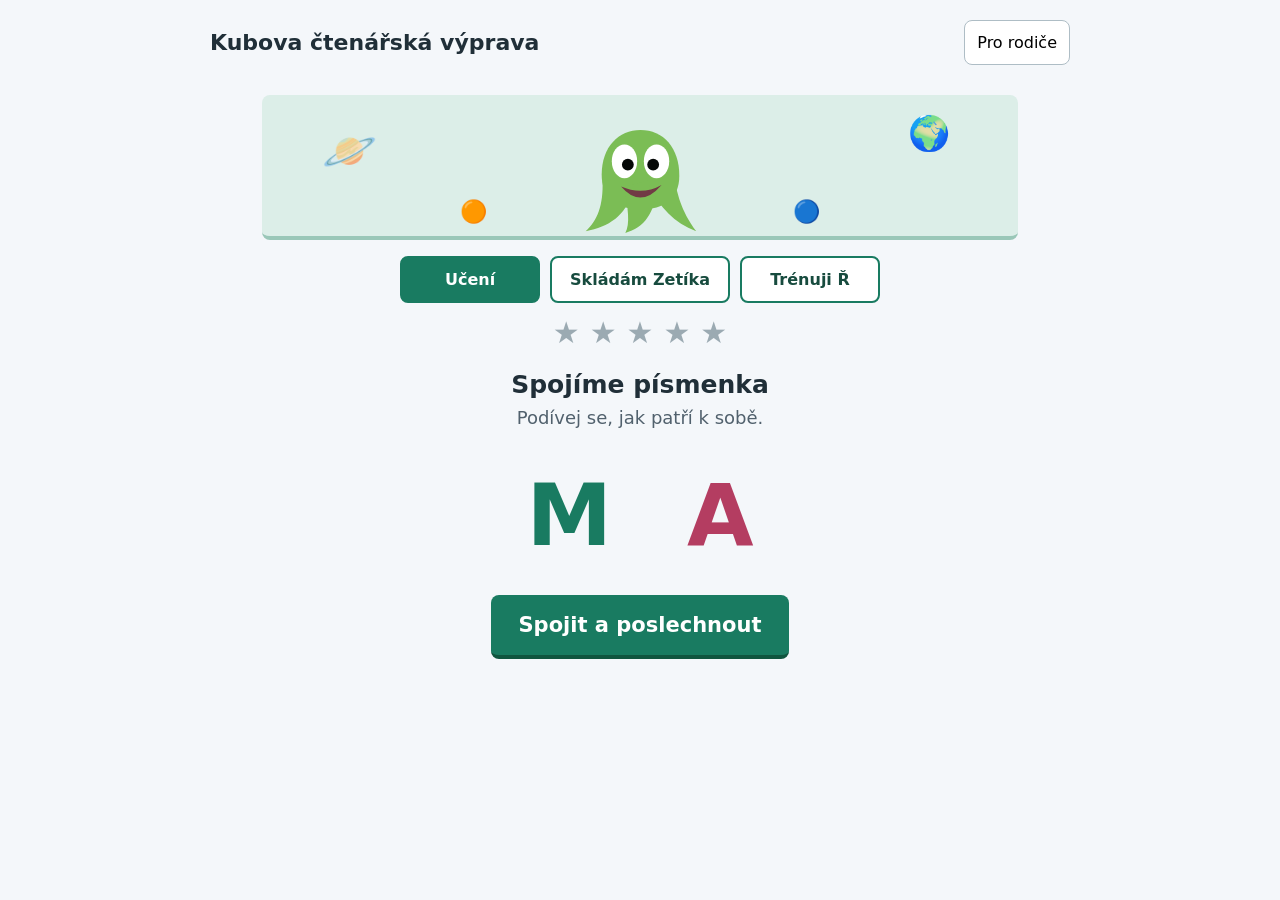
<file: ctenarska-vyprava/index.html>
<!doctype html>
<html lang="cs"><head><meta charset="utf-8"><meta name="viewport" content="width=device-width,initial-scale=1"><title>Kubova čtenářská výprava</title>
<style>
*{box-sizing:border-box}body{margin:0;background:#f4f7fa;color:#202f38;font-family:system-ui,sans-serif;letter-spacing:0}button,input{font:inherit}button{cursor:pointer;touch-action:manipulation}button:focus-visible,input:focus-visible{outline:4px solid #e79520;outline-offset:4px}header{max-width:900px;margin:auto;padding:20px;display:flex;align-items:center;justify-content:space-between;gap:12px}h1{font-size:22px;margin:0}header button,.quiet{background:white;border:1px solid #aebdc5;border-radius:8px;padding:12px}main{max-width:800px;margin:auto;padding:10px 22px 36px;text-align:center}.scene{height:145px;position:relative;display:flex;justify-content:center;align-items:center;background:#dceee8;border-bottom:4px solid #9ac7b8;border-radius:8px}.scene svg{width:135px;height:135px}.planet{position:absolute;left:8%;top:30px;font-size:44px}.modebar{display:flex;justify-content:center;gap:10px;margin:16px auto 0;flex-wrap:wrap}.modebar button{min-width:140px;padding:12px 18px;border:2px solid #197b61;background:white;color:#174b3e;border-radius:8px;font-weight:700}.modebar button.active{background:#197b61;color:white}.stars{display:flex;gap:10px;justify-content:center;padding:12px 0;color:#9baab2;font-size:30px}.stars .on{color:#c97700}h2{font-size:25px;margin:8px 0}.hint{min-height:28px;font-size:18px;color:#51616d}.letters{height:160px;display:flex;align-items:center;justify-content:center;gap:75px;transition:gap 1.3s}.letters.joined{gap:0}.letter{font-size:86px;font-weight:750;line-height:1}.letter:first-child{color:#197b61}.letter:last-child{color:#b43d61}.primary{background:#197b61;color:white;border:0;border-bottom:4px solid #10553f;padding:17px 28px;border-radius:8px;font-weight:650;font-size:21px;min-height:64px}.actions{display:flex;gap:14px;justify-content:center;flex-wrap:wrap}.options{display:flex;justify-content:center;gap:15px;margin:22px 0;min-height:105px}.option{width:150px;height:105px;background:white;border:2px solid #9cabb4;border-radius:8px;font-size:43px;font-weight:700}.option.correct{border:4px solid #197b61;background:#ddf3e7}.option.retry{border-color:#ba6b11;background:#fff0d5}.status{min-height:58px;font-size:21px;padding:12px}.build-wrap{margin:8px auto 16px}.build-count{font-size:18px;font-weight:700;margin-bottom:8px}.house{width:250px;height:250px;margin:auto;display:grid;grid-template-columns:repeat(5,50px);grid-template-rows:repeat(5,50px);border-bottom:8px solid #59813d;background:#a9d7df}.block{width:50px;height:50px;border:2px solid #4b5c39;background:#cfdae0;opacity:.13;transform:scale(.82)}.block.empty{visibility:hidden}.block.built{opacity:1;transform:scale(1);background:#a86f3e;border-color:#614329;box-shadow:inset 0 8px #c18a4e,inset -8px 0 #81552f,inset 0 -3px #68442a}.block.built.roof{background:#a93632;border-color:#682a28;box-shadow:inset 0 8px #ce4d43,inset -8px 0 #812925,inset 0 -3px #612522}.block.built.stone{background:#858b84;border-color:#515851;box-shadow:inset 7px 7px #abb0aa,inset -7px -7px #646a64}.block.built.window{background:#78b9cb;border-color:#3e6974;box-shadow:inset 0 0 0 7px #c8ecf2,inset -6px -6px #5b98a8}.block.built.door{background:#624129;border-color:#38291f;box-shadow:inset 8px 0 #7d5737,inset -7px 0 #472f20}.quiz-progress{font-size:18px;color:#51616d;margin-top:8px}.speech-card{width:min(280px,75vw);height:min(280px,75vw);margin:10px auto 14px;background:white;border:3px solid #96a8b2;border-radius:8px;overflow:hidden}.speech-card img{width:100%;height:100%;object-fit:contain}.mic{font-size:20px}.heard{min-height:29px;color:#51616d;font-size:17px}.speech-actions{display:flex;gap:10px;justify-content:center;flex-wrap:wrap;margin:10px 0}dialog{width:min(540px,94vw);max-height:90vh;border:0;border-radius:8px;padding:25px;color:#202f38}dialog::backdrop{background:#162a35aa}dialog h2{font-size:23px}fieldset{margin:20px 0;border:1px solid #adbac1;display:flex;gap:12px;flex-wrap:wrap;padding:15px}label{display:flex;align-items:center;gap:7px;font-size:24px}input{width:24px;height:24px}dialog p{font-size:16px;line-height:1.5}.hidden{display:none!important}button:disabled{opacity:.55;cursor:default}.foot{font-size:15px;color:#586a73;margin-top:20px}@media(max-width:480px){header{padding:15px}h1{font-size:18px}main{padding:5px 15px 25px}.scene{height:100px}.scene svg{height:95px}.letters{height:140px}.option{width:95px;font-size:37px}.options{gap:10px}.primary{font-size:19px}.planet{font-size:30px;left:5%}.house{width:200px;height:200px;grid-template-columns:repeat(5,40px);grid-template-rows:repeat(5,40px)}.block{width:40px;height:40px}.modebar button{min-width:100px;padding:10px 12px}.speech-card{width:210px;height:210px}}@media(prefers-reduced-motion:reduce){.letters{transition:none}.block{transform:none}}
.zetik-build{width:250px;height:240px;margin:auto}.zetik-build svg{width:100%;height:100%;overflow:visible}.zetik-part{opacity:.1;transition:opacity .25s}.zetik-part.built{opacity:1}@media(max-width:480px){.zetik-build{width:215px;height:205px}}
.scene svg circle,.zetik-build .zetik-part:nth-child(9) circle,.zetik-build .zetik-part:nth-child(10) circle{fill:#050807}.scene:before,.scene:after{position:absolute;z-index:0}.scene:before{content:"🌍";right:9%;top:18px;font-size:34px}.scene:after{content:"🟠   🔵";left:17%;right:17%;bottom:12px;font-size:22px;word-spacing:300px}.scene svg,.scene .planet{z-index:1}@media(max-width:480px){.scene:before{right:5%;top:10px;font-size:25px}.scene:after{left:18%;right:18%;bottom:7px;font-size:16px;word-spacing:150px}}
</style></head><body>
<header><h1>Kubova čtenářská výprava</h1><button id="settings" aria-label="Nastavení pro rodiče">Pro rodiče</button></header>
<main><div class="scene"><span class="planet" aria-hidden="true">🪐</span><svg viewBox="0 0 160 160" role="img" aria-label="Zelený Zetík jako chobotnička se třemi chapadly dolů"><path d="M34 91C34 58 54 38 80 38C107 38 126 59 126 92C126 119 108 132 80 132C52 132 34 118 34 91Z" fill="#7bbd55"/><path d="M35 98C36 127 29 145 15 158C43 153 62 139 70 113L70 96Z" fill="#7bbd55"/><path d="M61 105C65 132 68 149 62 160C84 154 98 136 99 105L94 96Z" fill="#7bbd55"/><path d="M90 104C103 130 120 148 146 158C127 132 124 113 120 96L99 96Z" fill="#7bbd55"/><ellipse cx="61" cy="75" rx="15" ry="20" fill="white"/><ellipse cx="99" cy="75" rx="15" ry="20" fill="white"/><circle cx="65" cy="79" r="7" fill="#243731"/><circle cx="95" cy="79" r="7" fill="#243731"/><path d="M57 105Q80 132 105 103Q82 116 57 105" fill="#713b45"/></svg></div>
<nav class="modebar" aria-label="Režim hry"><button id="learnMode" class="active">Učení</button><button id="houseMode">Skládám Zetíka</button><button id="rMode">Trénuji Ř</button></nav>
<div class="stars" id="stars" aria-label="Získané hvězdy"></div><h2 id="title">Spojíme písmenka</h2><div class="hint" id="hint">Podívej se, jak patří k sobě.</div>
<section id="learn"><div class="letters" id="letters"><span class="letter" id="first">M</span><span class="letter" id="second">A</span></div><div class="actions"><button class="primary" id="join">Spojit a poslechnout</button><button class="quiet hidden" id="try">Zkusím to</button></div></section>
<section id="quiz" class="hidden"><button class="primary" id="listen">Poslechnout slabiku</button><div class="options" id="options"></div><button class="primary hidden" id="next">Další výprava</button></section>
<section id="houseQuiz" class="hidden"><div class="build-wrap"><div class="build-count" id="buildCount">Splněno 0 z 15 slabik</div><div class="zetik-build" id="house" aria-label="Rozestavěný Zetík"></div></div><button class="primary" id="houseListen">Poslechnout slabiku</button><div class="options" id="houseOptions"></div><div class="quiz-progress" id="quizProgress"></div><button class="primary hidden" id="houseNext">Další slabika</button><button class="quiet hidden" id="newHouse">Složit nového Zetíka</button></section>
<section id="rQuiz" class="hidden"><div class="build-wrap"><div class="build-count" id="rBuildCount">Zetík: 0 z 8 obrázků</div><div class="zetik-build" id="rHouse" aria-label="Rozestavěný Zetík"></div></div><div class="speech-card"><img id="rImage" alt="Obrázek k pojmenování"></div><div class="speech-actions"><button class="primary mic" id="rListen">🎙 Pojmenovat obrázek</button><button class="quiet" id="rAccept">Uznat rodičem</button></div><div class="heard" id="rHeard"></div><button class="primary hidden" id="rNext">Další obrázek</button><button class="quiet hidden" id="rRestart">Nový Zetík</button></section>
<div class="status" id="status" role="status" aria-live="polite"></div><button class="quiet hidden" id="help">Ukázat spojení</button><p class="foot" id="audioNotice"></p></main>
<dialog id="dialog"><h2>Nastavení čtení</h2><p>Vyberte písmena, která Kuba pozná. Nechte alespoň jednu souhlásku a dvě samohlásky.</p><fieldset id="consonants"><legend>Souhlásky</legend></fieldset><fieldset id="vowels"><legend>Samohlásky</legend></fieldset><p>Slabiky mají připravené české zvukové nahrávky. Hlasitost upravte ovládáním médií na tabletu. Před prvním hraním ověřte výslovnost.</p><p>V režimu Ř zajišťuje rozpoznání prohlížeč a může zvuk odeslat svému poskytovateli. Tato hra nahrávku neukládá. Automatické rozpoznání není hodnocení správné výslovnosti, proto lze odpověď uznat rodičem.</p><p>Vlastní vesmírný průvodce; nejde o oficiální aplikaci Didaktisu. Postup zatím není sladěný s učebnicí.</p><div class="actions"><button class="primary" id="save">Uložit</button><button class="quiet" id="close">Zavřít</button></div><p id="error" role="status"></p></dialog>
<script>
const $=id=>document.getElementById(id),ALL_C=['M','L','S','P','T','N','V','J','K','B','D','R'],ALL_V=['A','E','I','O','U'];
const R_WORDS=[['řepa','repa'],['řeka','reka'],['řetěz','retez'],['řemen','remen'],['řidič','ridic'],['ředkvička','redkvicka'],['řasa','rasa'],['řezník','reznik']].map(([word,image])=>({word,image}));
let config={c:['M','L','S'],v:[...ALL_V]};try{const s=JSON.parse(localStorage.getItem('kuba-reading'));if(s&&Array.isArray(s.c)&&Array.isArray(s.v)){const c=s.c.filter(x=>ALL_C.includes(x)),v=s.v.filter(x=>ALL_V.includes(x));if(c.length&&v.length>=2)config={c,v}}}catch{}
let target='',score=0,round=0,joined=false,locked=false,mode='learn',deck=[],built=0,rDeck=[],rStep=0,recognition=null;
const audio=new Audio();audio.preload='auto';let playRequest=0;
function stopAudio(){playRequest++;audio.pause();audio.currentTime=0}
function speak(){stopAudio();const request=playRequest;$('audioNotice').textContent='';audio.src='audio/'+target+'.mp3?v=3';audio.play().catch(()=>{if(request===playRequest)$('audioNotice').textContent='Zvuk se nepodařilo spustit. Zkus klepnout znovu a zkontroluj hlasitost médií.'})}
function shuffle(values){const a=[...values];for(let i=a.length-1;i>0;i--){const j=Math.floor(Math.random()*(i+1));[a[i],a[j]]=[a[j],a[i]]}return a}
function choiceButtons(container,choices,onPick){container.replaceChildren(...shuffle(choices).map(value=>{const b=document.createElement('button');b.className='option';b.textContent=value;b.onclick=()=>onPick(value,b);return b}))}
document.addEventListener('visibilitychange',()=>{if(document.hidden)stopAudio()});
function stars(){$('stars').replaceChildren(...Array.from({length:5},(_,i)=>{const s=document.createElement('span');s.textContent='★';s.className=i<score?'on':'';return s}));$('stars').setAttribute('aria-label',`${score} z 5 hvězd`)}
function newRound(){stopAudio();joined=false;locked=false;const c=config.c[Math.floor(round/config.v.length)%config.c.length],v=config.v[round%config.v.length];target=c+v;$('first').textContent=c;$('second').textContent=v;$('letters').classList.remove('joined');$('learn').classList.remove('hidden');$('quiz').classList.add('hidden');$('try').classList.add('hidden');$('help').classList.add('hidden');$('next').classList.add('hidden');$('title').textContent='Spojíme písmenka';$('hint').textContent='Podívej se, jak patří k sobě.';$('status').textContent='';stars()}
$('join').onclick=()=>{$('letters').classList.add('joined');speak();joined=true;$('try').classList.remove('hidden');$('status').textContent='Zkus slabiku přečíst také ty.'};
function quiz(){if(!joined)return;$('learn').classList.add('hidden');$('quiz').classList.remove('hidden');$('help').classList.remove('hidden');$('title').textContent='Kterou slabiku slyšíš?';$('hint').textContent='Poslechni si ji a vyber.';$('status').textContent='';const pool=config.v.filter(v=>v!==target[1]).map(v=>target[0]+v);choiceButtons($('options'),[target,...shuffle(pool).slice(0,2)],(value,b)=>{if(locked)return;if(value===target){locked=true;b.classList.add('correct');score++;stars();$('status').textContent=score===5?'Pět hvězd! Výprava je hotová.':'Ano, to je ono!';$('next').textContent=score===5?'Nová výprava':'Pokračovat';$('next').classList.remove('hidden');$('help').classList.add('hidden')}else{b.classList.add('retry');$('status').textContent='Poslechni si ji ještě jednou.';speak()}});speak()}
$('try').onclick=quiz;$('listen').onclick=speak;$('next').onclick=()=>{round++;if(score===5)score=0;newRound()};$('help').onclick=newRound;
const zetikParts=['<path d="M47 104C45 130 34 151 17 166C45 161 65 145 73 116L72 101Z" fill="#70b74e"/>','<path d="M68 108C70 137 70 156 62 173C86 166 100 144 101 109L95 101Z" fill="#7bbd55"/>','<path d="M96 106C108 135 130 157 161 166C137 141 132 119 127 101L105 101Z" fill="#65aa48"/>','<path d="M38 94C38 55 57 31 88 31C120 31 139 56 139 95C139 124 119 140 88 140C57 140 38 123 38 94Z" fill="#7bbd55"/>','<path d="M48 72Q55 47 73 39" fill="none" stroke="#9ad47a" stroke-width="7" stroke-linecap="round"/>','<path d="M117 41Q132 58 133 78" fill="none" stroke="#5ca342" stroke-width="6" stroke-linecap="round"/>','<ellipse cx="69" cy="79" rx="17" ry="22" fill="white"/>','<ellipse cx="108" cy="79" rx="17" ry="22" fill="white"/>','<circle cx="74" cy="83" r="8" fill="#101a17"/>','<circle cx="103" cy="83" r="8" fill="#101a17"/>','<circle cx="76" cy="80" r="2.5" fill="white"/>','<circle cx="101" cy="80" r="2.5" fill="white"/>','<circle cx="57" cy="108" r="5" fill="#e68a83" opacity=".75"/>','<circle cx="120" cy="108" r="5" fill="#e68a83" opacity=".75"/>','<path d="M63 108Q88 132 115 106Q90 119 63 108" fill="#713b45"/>'];
function activeSyllables(){return config.c.flatMap(c=>config.v.map(v=>c+v))}
function renderHouse(container,progress,total){const visible=Math.round(progress*zetikParts.length/total);container.innerHTML=`<svg viewBox="0 0 180 180" role="img" aria-hidden="true">${zetikParts.map((part,i)=>`<g class="zetik-part${i<visible?' built':''}">${part}</g>`).join('')}</svg>`;container.setAttribute('aria-label',`Zetík: hotovo ${progress} z ${total} etap`)}
function drawHouse(){renderHouse($('house'),built,15);$('buildCount').textContent=`Splněno ${built} z 15 slabik`}
function houseQuestion(){locked=false;target=deck[built];$('houseNext').classList.add('hidden');$('newHouse').classList.add('hidden');$('houseListen').classList.remove('hidden');$('status').textContent='';$('quizProgress').textContent=`Slabika ${built+1} z 15`;const pool=activeSyllables(),distractors=shuffle(pool.filter(x=>x!==target)).slice(0,2);choiceButtons($('houseOptions'),[target,...distractors],(value,b)=>{if(locked)return;if(value===target){locked=true;b.classList.add('correct');built++;drawHouse();if(built===15){$('status').textContent='Zetík je hotový! Skvělá práce.';$('quizProgress').textContent='Všech 15 slabik je hotových.';$('houseListen').classList.add('hidden');$('newHouse').classList.remove('hidden')}else{$('status').textContent='Správně! Přibyl další dílek Zetíka.';$('houseNext').classList.remove('hidden')}}else{b.classList.add('retry');$('status').textContent='To není ona. Poslechni si ji znovu.';speak()}});speak()}
function startHouse(){stopAudio();const pool=activeSyllables();deck=shuffle(pool.length>=15?pool:[...pool,...pool,...pool]).slice(0,15);built=0;drawHouse();houseQuestion()}
function stopRecognition(){if(recognition){recognition.onend=null;recognition.abort();recognition=null}}
function normalizeWord(value){return value.toLocaleLowerCase('cs').normalize('NFD').replace(/[\u0300-\u036f]/g,'').replace(/[^a-z ]/g,' ').trim()}
function rQuestion(){stopRecognition();locked=false;const item=rDeck[rStep];$('rImage').src=`images/r/${item.image}.jpg?v=1`;$('rImage').alt='Obrázek k pojmenování';$('rHeard').textContent=`Obrázek ${rStep+1} z 8`;$('rListen').disabled=false;$('rListen').classList.remove('hidden');$('rAccept').classList.remove('hidden');$('rNext').classList.add('hidden');$('rRestart').classList.add('hidden');$('status').textContent=''}
function finishR(){if(locked)return;locked=true;stopRecognition();rStep++;renderHouse($('rHouse'),rStep,8);$('rBuildCount').textContent=`Zetík: ${rStep} z 8 obrázků`;$('rListen').disabled=true;$('rAccept').classList.add('hidden');if(rStep===8){$('status').textContent='Výborně! Zetík je hotový.';$('rHeard').textContent='Všech osm slov je splněno.';$('rRestart').classList.remove('hidden')}else{$('status').textContent='Správně! Přibyl další dílek Zetíka.';$('rNext').classList.remove('hidden')}}
function startRecognition(){if(locked)return;const Recognition=window.SpeechRecognition||window.webkitSpeechRecognition;if(!window.isSecureContext||!Recognition){$('status').textContent='Mikrofon tu není dostupný. Odpověď může uznat rodič.';return}stopRecognition();recognition=new Recognition();recognition.lang='cs-CZ';recognition.continuous=false;recognition.interimResults=false;recognition.maxAlternatives=3;recognition.onstart=()=>{$('rListen').disabled=true;$('rListen').textContent='Poslouchám…';$('rHeard').textContent='Řekni název obrázku.'};recognition.onresult=e=>{const heard=[...e.results[0]].map(x=>x.transcript);$('rHeard').textContent='Telefon slyšel: '+heard[0];const expected=normalizeWord(rDeck[rStep].word);if(heard.some(text=>normalizeWord(text).split(/\s+/).includes(expected)))finishR();else $('status').textContent='Zkus to ještě jednou a vyslov zřetelně Ř.'};recognition.onerror=e=>{$('status').textContent=e.error==='not-allowed'?'Povol mikrofon v nastavení prohlížeče.':'Telefon nerozuměl. Zkus to znovu.'};recognition.onend=()=>{recognition=null;if(!locked){$('rListen').disabled=false;$('rListen').textContent='🎙 Pojmenovat obrázek'}};try{recognition.start()}catch{$('status').textContent='Mikrofon se nepodařilo spustit.'}}
function startR(){stopRecognition();rDeck=shuffle(R_WORDS);rStep=0;renderHouse($('rHouse'),0,8);$('rBuildCount').textContent='Zetík: 0 z 8 obrázků';rQuestion()}
function setMode(next){mode=next;stopAudio();stopRecognition();$('learnMode').classList.toggle('active',mode==='learn');$('houseMode').classList.toggle('active',mode==='house');$('rMode').classList.toggle('active',mode==='r');$('stars').classList.toggle('hidden',mode!=='learn');$('learn').classList.add('hidden');$('quiz').classList.add('hidden');$('houseQuiz').classList.toggle('hidden',mode!=='house');$('rQuiz').classList.toggle('hidden',mode!=='r');$('help').classList.add('hidden');$('status').textContent='';if(mode==='learn')newRound();else if(mode==='house'){$('title').textContent='Slož celého Zetíka';$('hint').textContent='Poslechni všech 15 slabik.';startHouse()}else{$('title').textContent='Trénuji hlásku Ř';$('hint').textContent='Pojmenuj správně všech osm obrázků.';startR()}}
$('learnMode').onclick=()=>setMode('learn');$('houseMode').onclick=()=>setMode('house');$('rMode').onclick=()=>setMode('r');$('houseListen').onclick=speak;$('houseNext').onclick=houseQuestion;$('newHouse').onclick=startHouse;$('rListen').onclick=startRecognition;$('rAccept').onclick=finishR;$('rNext').onclick=rQuestion;$('rRestart').onclick=startR;
for(const [id,letters,key] of [['consonants',ALL_C,'c'],['vowels',ALL_V,'v']])for(const letter of letters){const l=document.createElement('label'),i=document.createElement('input');i.type='checkbox';i.value=letter;i.dataset.group=key;l.append(i,letter);$(id).append(l)}
$('settings').onclick=()=>{stopAudio();stopRecognition();document.querySelectorAll('input').forEach(i=>i.checked=config[i.dataset.group].includes(i.value));$('error').textContent='';$('dialog').showModal()};$('close').onclick=()=>$('dialog').close();$('save').onclick=()=>{const selected=k=>[...document.querySelectorAll(`input[data-group="${k}"]:checked`)].map(i=>i.value);const c=selected('c'),v=selected('v');if(!c.length||v.length<2){$('error').textContent='Vyberte alespoň jednu souhlásku a dvě samohlásky.';return}config={c,v};try{localStorage.setItem('kuba-reading',JSON.stringify(config))}catch{}round=0;score=0;$('dialog').close();if(mode==='learn')newRound();else if(mode==='house')startHouse()};newRound();
</script></body></html>
</file>
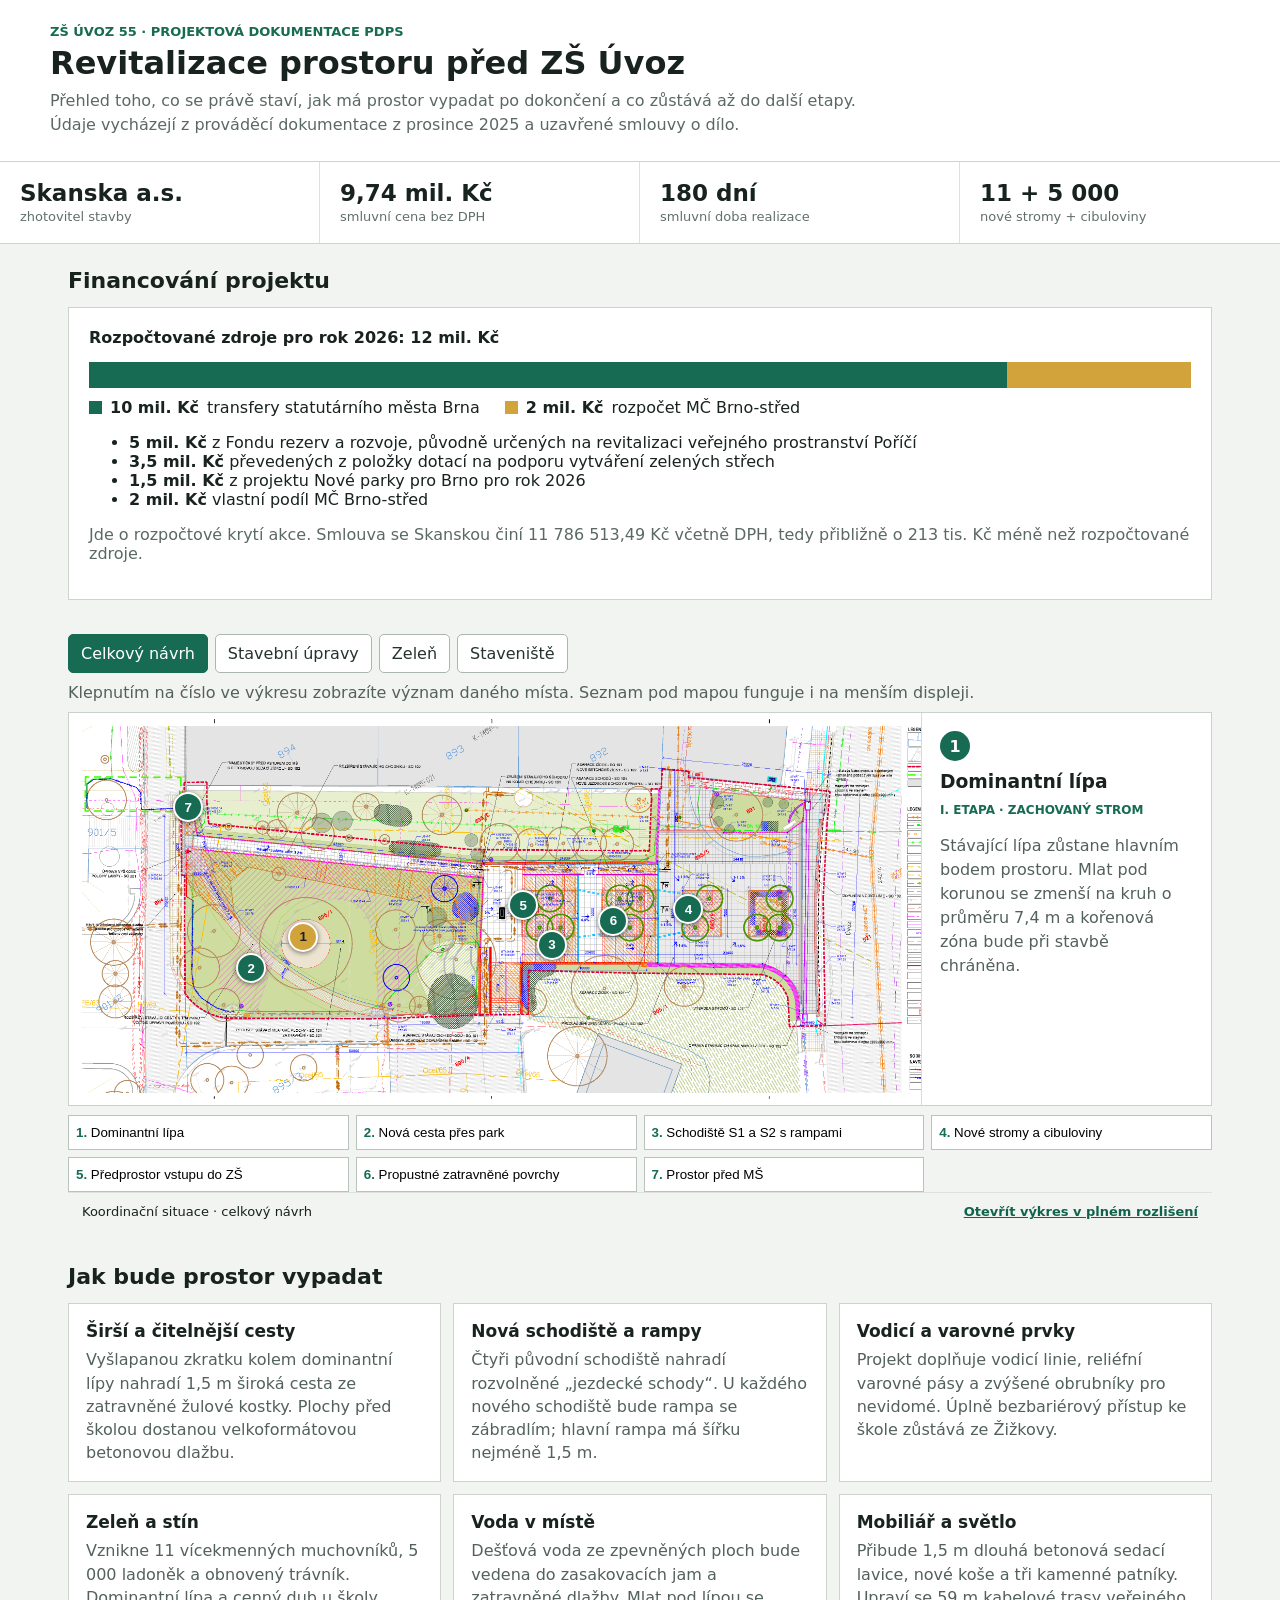
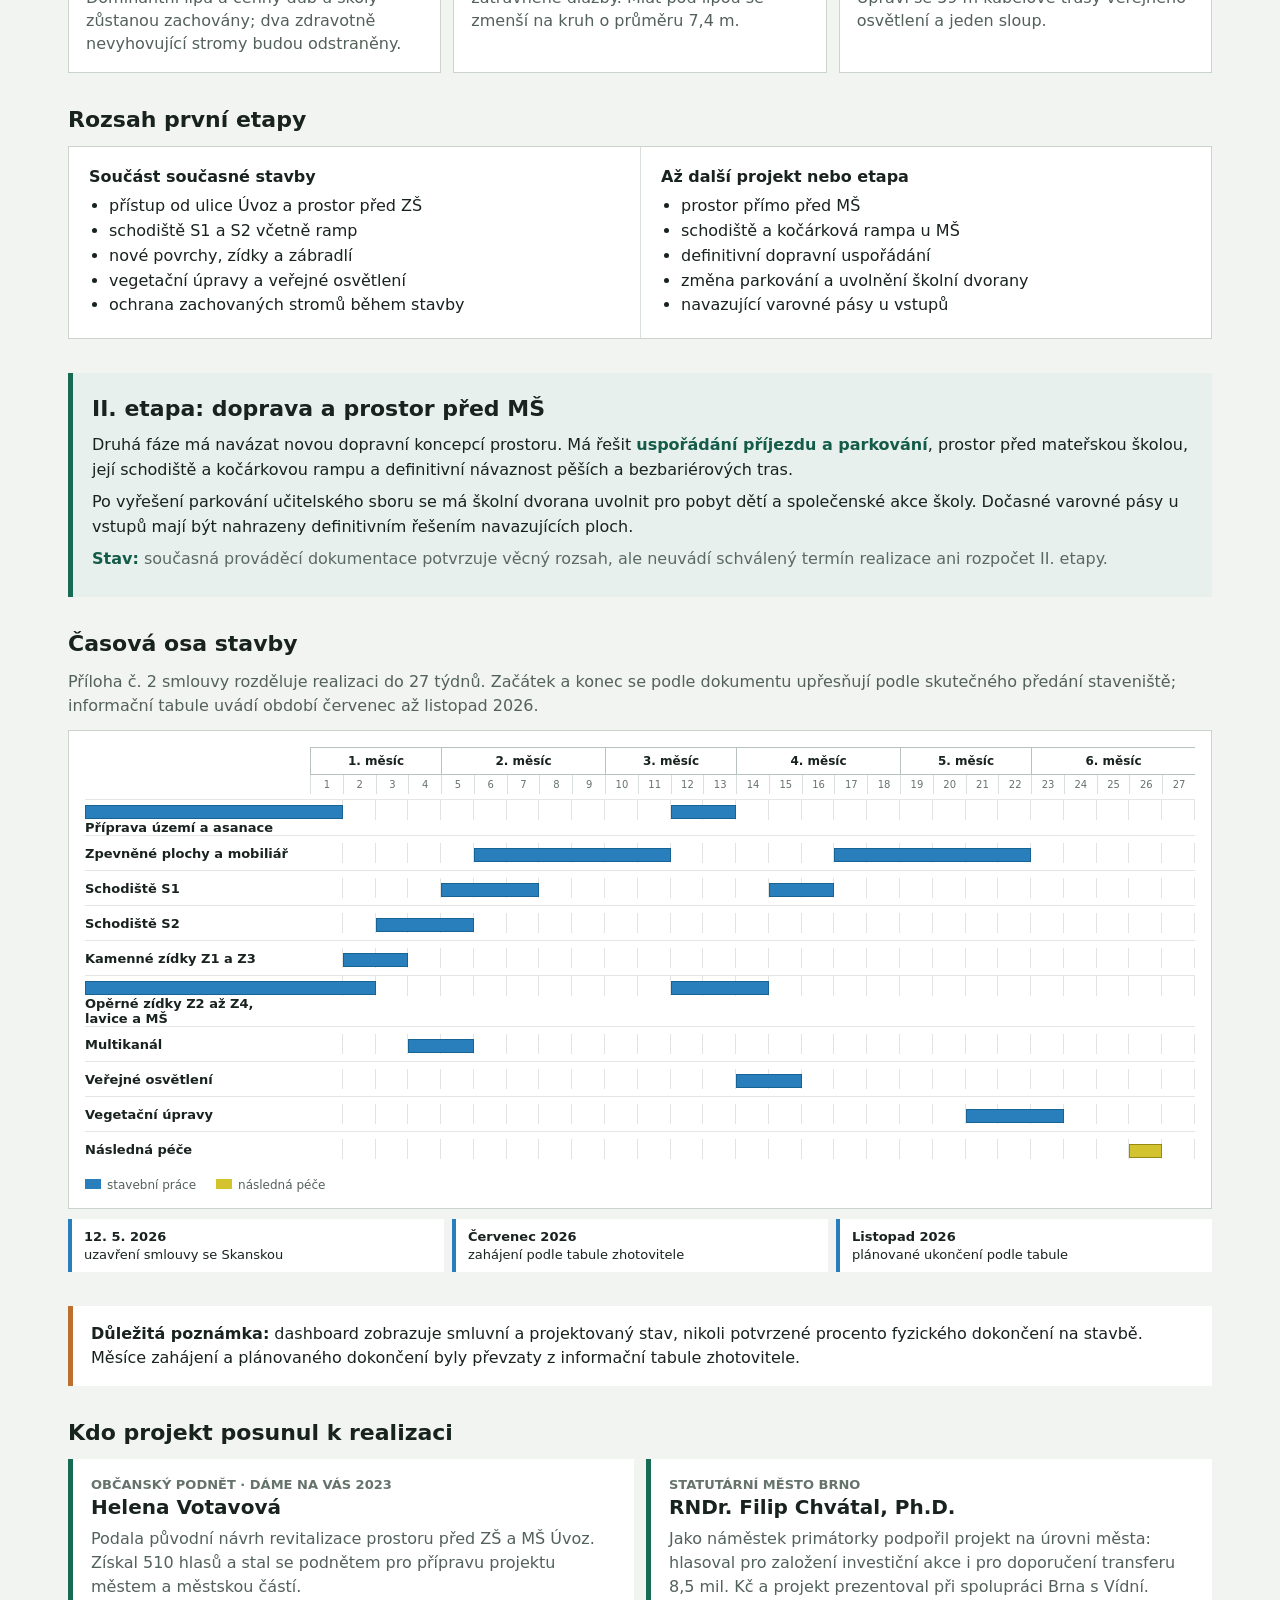
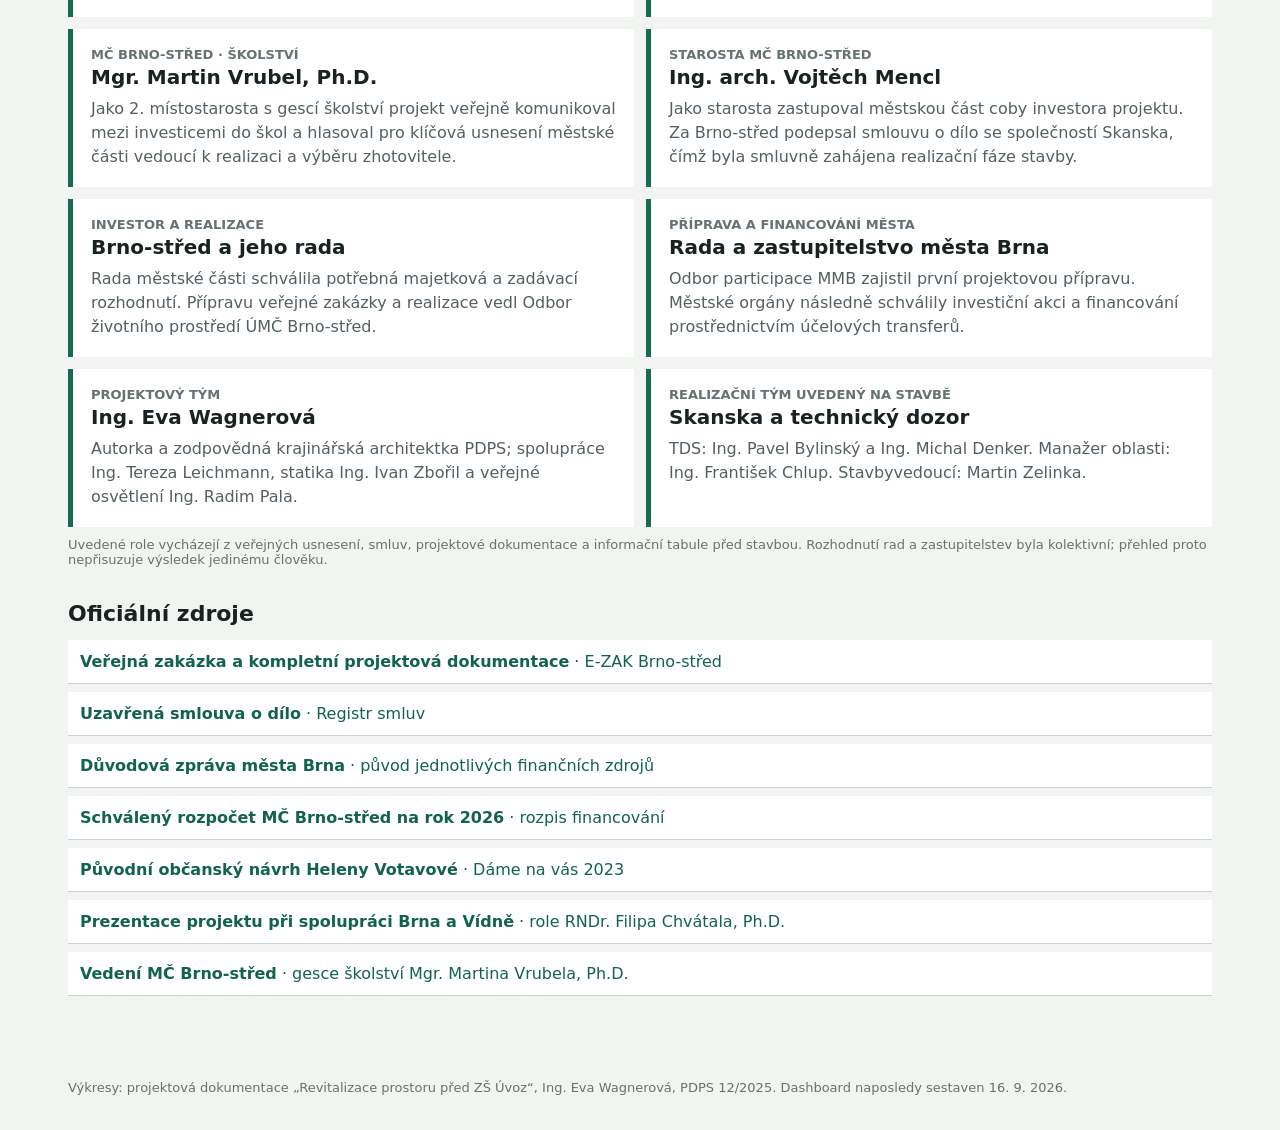
<file: brno-live/web/stavba-uvoz.html>
<!doctype html>
<html lang="cs">
<head>
  <meta charset="utf-8">
  <meta name="viewport" content="width=device-width,initial-scale=1">
  <title>Revitalizace před ZŠ Úvoz</title>
  <style>
    *{box-sizing:border-box}body{margin:0;background:#f2f4f1;color:#18221e;font:16px system-ui,sans-serif;letter-spacing:0}a{color:#12634d}header{background:#fff;border-bottom:1px solid #cbd3ce;padding:24px 20px}header>div,main,footer{max-width:1180px;margin:auto}.eyebrow{color:#176b52;font-size:13px;font-weight:800;text-transform:uppercase}h1{font-size:32px;margin:5px 0 7px}h2{font-size:22px;margin:0 0 14px}.lead,.muted{color:#5b6963}.lead{max-width:820px;margin:0;line-height:1.5}.metrics{display:grid;grid-template-columns:repeat(4,1fr);background:#fff;border-bottom:1px solid #cbd3ce}.metric{padding:18px 20px;border-right:1px solid #dce1de}.metric:last-child{border:0}.metric b{display:block;font-size:23px}.metric span{font-size:13px;color:#627069}main{padding:24px 18px 50px}.section{margin:0 0 34px}.plan{background:#fff;border:1px solid #c9d1cc}.plan img{display:block;width:100%;height:auto}.plan-caption{display:flex;justify-content:space-between;gap:16px;padding:11px 14px;border-top:1px solid #dde2df;font-size:13px}.plan-caption a{font-weight:700}.tabs{display:flex;gap:7px;overflow-x:auto;margin:0 0 10px}.tabs button{border:1px solid #aab6b0;background:#fff;padding:9px 12px;border-radius:5px;color:#26332d;font:inherit;white-space:nowrap;cursor:pointer}.tabs button.active{background:#176b52;color:#fff;border-color:#176b52}.grid{display:grid;grid-template-columns:repeat(3,1fr);gap:12px}.item{background:#fff;border:1px solid #cbd3ce;padding:17px}.item h3{font-size:17px;margin:0 0 7px}.item p{margin:0;color:#53615b;line-height:1.45}.scope{display:grid;grid-template-columns:1fr 1fr;border:1px solid #cbd3ce;background:#fff}.scope>div{padding:20px}.scope>div+div{border-left:1px solid #d8deda}.scope ul{margin:8px 0 0;padding-left:20px;line-height:1.55}.timeline{display:grid;grid-template-columns:150px 1fr;gap:0;background:#fff;border:1px solid #cbd3ce}.date,.event{padding:14px;border-bottom:1px solid #e0e4e1}.date{font-weight:800;color:#176b52}.progress{height:14px;background:#dfe5e1;margin:14px 0 7px}.progress span{display:block;height:100%;background:#258467}.warning{border-left:5px solid #bd702e;background:#fff;padding:16px 18px;line-height:1.5}.sources{display:grid;gap:8px}.sources a{display:block;background:#fff;border-bottom:1px solid #ccd4cf;padding:12px;text-decoration:none}.sources a:hover{text-decoration:underline}footer{padding:0 18px 35px;color:#66736d;font-size:13px}@media(max-width:760px){h1{font-size:26px}.metrics{grid-template-columns:1fr 1fr}.metric:nth-child(2){border-right:0}.grid{grid-template-columns:1fr}.scope{grid-template-columns:1fr}.scope>div+div{border-left:0;border-top:1px solid #d8deda}.timeline{grid-template-columns:110px 1fr}.plan-caption{display:block}.plan-caption a{display:block;margin-top:5px}}
    .people{display:grid;grid-template-columns:repeat(2,1fr);gap:12px}.person{background:#fff;border-left:5px solid #176b52;padding:18px}.person span{display:block;color:#66736d;font-size:13px;font-weight:700}.person b{display:block;font-size:20px;margin:3px 0 8px}.person p{margin:0;line-height:1.5;color:#53615b}.people-note{margin:10px 0 0;color:#66736d;font-size:13px}.funding{background:#fff;border:1px solid #cbd3ce;padding:20px}.funding-bar{display:flex;height:26px;margin:15px 0 10px}.funding-city{width:83.333%;background:#176b52}.funding-district{width:16.667%;background:#d3a33b}.funding-legend{display:flex;flex-wrap:wrap;gap:10px 25px}.funding-legend span{display:flex;align-items:center;gap:8px}.funding-legend i{width:13px;height:13px;background:#176b52}.funding-legend span+span i{background:#d3a33b}.phase-two{background:#e8f0ed;border-left:5px solid #176b52;padding:19px;line-height:1.55}.phase-two h2{margin-bottom:7px}.phase-two p{margin:7px 0}.phase-two strong{color:#145b48}.map-help{margin:0 0 10px;color:#53615b}.interactive-plan{display:grid;grid-template-columns:minmax(0,1fr) 290px;border:1px solid #c9d1cc;background:#fff}.map-stage{position:relative;align-self:start;overflow:hidden}.map-stage img{display:block;width:100%;height:auto}.hotspot{position:absolute;width:30px;height:30px;border:2px solid #fff;border-radius:50%;transform:translate(-50%,-50%);background:#176b52;color:#fff;font-weight:800;box-shadow:0 1px 5px #0008;cursor:pointer}.hotspot:hover,.hotspot:focus,.hotspot.active{background:#d3a33b;color:#18221e;z-index:2}.hotspot[hidden]{display:none}.map-detail{padding:18px;border-left:1px solid #d5dcd8}.map-detail .number{display:inline-grid;place-items:center;width:30px;height:30px;border-radius:50%;background:#176b52;color:#fff;font-weight:800}.map-detail h3{margin:10px 0 7px}.map-detail p{color:#53615b;line-height:1.5}.map-detail .phase{font-size:12px;font-weight:800;color:#176b52;text-transform:uppercase}.feature-list{display:grid;grid-template-columns:repeat(4,1fr);gap:7px;margin-top:9px}.feature-list button{border:1px solid #b8c3bd;background:#fff;padding:9px 7px;cursor:pointer;text-align:left}.feature-list button:hover,.feature-list button:focus{border-color:#176b52;background:#eef4f1}.feature-list b{color:#176b52}.map-empty{color:#66736d}.interactive-plan.disabled .map-detail{display:none}.interactive-plan.disabled{grid-template-columns:1fr}.interactive-plan.disabled .map-stage a{pointer-events:auto}@media(max-width:760px){.people{grid-template-columns:1fr}.interactive-plan{grid-template-columns:1fr}.map-detail{border-left:0;border-top:1px solid #d5dcd8}.hotspot{width:28px;height:28px}.feature-list{grid-template-columns:1fr 1fr}}
  </style>
  <style>
    .gantt-note{margin:0 0 12px;color:#53615b;line-height:1.5}.gantt-scroll{overflow-x:auto;background:#fff;border:1px solid #cbd3ce}.gantt{min-width:980px;padding:16px}.gantt-head,.gantt-row{display:grid;grid-template-columns:225px repeat(27,1fr);align-items:center}.gantt-head{margin-bottom:5px}.gantt-month{grid-row:1;padding:6px 0;text-align:center;border:1px solid #b8c3bd;border-right:0;font-size:12px;font-weight:800}.gantt-month:last-child{border-right:1px solid #b8c3bd}.gantt-weeks{grid-column:2/29;display:grid;grid-template-columns:repeat(27,1fr)}.gantt-weeks span{padding:4px 0;border-left:1px solid #d9dfdb;text-align:center;font-size:10px;color:#66736d}.gantt-row{min-height:35px;border-top:1px solid #e2e6e4}.gantt-label{grid-column:1;padding-right:12px;font-size:13px;font-weight:700}.gantt-track{grid-column:2/29;grid-row:1;display:grid;grid-template-columns:repeat(27,1fr);height:20px;background:repeating-linear-gradient(to right,transparent 0,transparent calc(100% / 27 - 1px),#e0e5e2 calc(100% / 27 - 1px),#e0e5e2 calc(100% / 27))}.gantt-bar{grid-row:1;background:#287fbc;border:1px solid #176394;height:14px;margin-top:3px;z-index:1}.gantt-bar.care{background:#d3c42f;border-color:#958a16}.gantt-legend{display:flex;gap:20px;padding-top:12px;font-size:12px;color:#53615b}.gantt-legend i{display:inline-block;width:16px;height:10px;margin-right:6px;background:#287fbc}.gantt-legend span+span i{background:#d3c42f}.schedule-summary{display:grid;grid-template-columns:repeat(3,1fr);gap:8px;margin-top:10px}.schedule-summary div{background:#fff;border-left:4px solid #287fbc;padding:10px 12px;font-size:13px}.schedule-summary b{display:block;margin-bottom:3px}@media(max-width:760px){.schedule-summary{grid-template-columns:1fr}.gantt-label{position:sticky;left:0;background:#fff;z-index:2}}
  </style>
</head>
<body>
<header><div><div class="eyebrow">ZŠ Úvoz 55 · projektová dokumentace PDPS</div><h1>Revitalizace prostoru před ZŠ Úvoz</h1><p class="lead">Přehled toho, co se právě staví, jak má prostor vypadat po dokončení a co zůstává až do další etapy. Údaje vycházejí z prováděcí dokumentace z prosince 2025 a uzavřené smlouvy o dílo.</p></div></header>
<div class="metrics">
  <div class="metric"><b>Skanska a.s.</b><span>zhotovitel stavby</span></div>
  <div class="metric"><b>9,74 mil. Kč</b><span>smluvní cena bez DPH</span></div>
  <div class="metric"><b>180 dní</b><span>smluvní doba realizace</span></div>
  <div class="metric"><b>11 + 5 000</b><span>nové stromy + cibuloviny</span></div>
</div>
<main>
  <section class="section"><h2>Financování projektu</h2><div class="funding"><strong>Rozpočtované zdroje pro rok 2026: 12 mil. Kč</strong><div class="funding-bar" aria-label="10 milionů korun město Brno, 2 miliony korun městská část Brno-střed"><span class="funding-city"></span><span class="funding-district"></span></div><div class="funding-legend"><span><i></i><b>10 mil. Kč</b> transfery statutárního města Brna</span><span><i></i><b>2 mil. Kč</b> rozpočet MČ Brno-střed</span></div><ul><li><strong>5 mil. Kč</strong> z Fondu rezerv a rozvoje, původně určených na revitalizaci veřejného prostranství Poříčí</li><li><strong>3,5 mil. Kč</strong> převedených z položky dotací na podporu vytváření zelených střech</li><li><strong>1,5 mil. Kč</strong> z projektu Nové parky pro Brno pro rok 2026</li><li><strong>2 mil. Kč</strong> vlastní podíl MČ Brno-střed</li></ul><p class="muted">Jde o rozpočtové krytí akce. Smlouva se Skanskou činí 11 786 513,49 Kč včetně DPH, tedy přibližně o 213 tis. Kč méně než rozpočtované zdroje.</p></div></section>

  <section class="section">
    <div class="tabs" role="tablist">
      <button class="active" data-image="koordinacni-situace-interaktivni.png" data-full="koordinacni-situace.png" data-caption="Koordinační situace · celkový návrh">Celkový návrh</button>
      <button data-image="stavebni-upravy.png" data-caption="Situace stavebních úprav · schody, rampy, povrchy a zídky">Stavební úpravy</button>
      <button data-image="vegetacni-upravy.png" data-caption="Vegetační úpravy · zachované a nové dřeviny">Zeleň</button>
      <button data-image="organizace-vystavby.png" data-caption="Zásady organizace výstavby · oplocení a ochrana dřevin">Staveniště</button>
    </div>
    <p class="map-help">Klepnutím na číslo ve výkresu zobrazíte význam daného místa. Seznam pod mapou funguje i na menším displeji.</p>
    <div class="interactive-plan" id="interactive-plan"><div class="map-stage"><a id="plan-link" href="assets/uvoz/koordinacni-situace.png" target="_blank"><img id="plan-image" src="assets/uvoz/koordinacni-situace-interaktivni.png" alt="Koordinační situace revitalizace před ZŠ Úvoz"></a><button class="hotspot active" style="left:27.5%;top:57%" data-feature="lipa" aria-label="Dominantní lípa">1</button><button class="hotspot" style="left:21.4%;top:65%" data-feature="cesta" aria-label="Nová pěší cesta">2</button><button class="hotspot" style="left:56.7%;top:59%" data-feature="schody" aria-label="Schodiště S1 a S2 s rampami">3</button><button class="hotspot" style="left:72.7%;top:50%" data-feature="stromy" aria-label="Nové stromy a cibuloviny">4</button><button class="hotspot" style="left:53.3%;top:49%" data-feature="vstup" aria-label="Předprostor vstupu do základní školy">5</button><button class="hotspot" style="left:63.9%;top:53%" data-feature="voda" aria-label="Propustné zatravněné povrchy">6</button><button class="hotspot" style="left:14%;top:24%" data-feature="druha" aria-label="Prostor před mateřskou školou řešený v další etapě">7</button></div><aside class="map-detail" id="map-detail" aria-live="polite"></aside></div>
    <div class="feature-list" id="feature-list"></div>
    <div class="plan-caption"><span id="plan-caption">Koordinační situace · celkový návrh</span><a id="full-link" href="assets/uvoz/koordinacni-situace.png" target="_blank">Otevřít výkres v plném rozlišení</a></div>
  </section>

  <section class="section"><h2>Jak bude prostor vypadat</h2><div class="grid">
    <article class="item"><h3>Širší a čitelnější cesty</h3><p>Vyšlapanou zkratku kolem dominantní lípy nahradí 1,5 m široká cesta ze zatravněné žulové kostky. Plochy před školou dostanou velkoformátovou betonovou dlažbu.</p></article>
    <article class="item"><h3>Nová schodiště a rampy</h3><p>Čtyři původní schodiště nahradí rozvolněné „jezdecké schody“. U každého nového schodiště bude rampa se zábradlím; hlavní rampa má šířku nejméně 1,5 m.</p></article>
    <article class="item"><h3>Vodicí a varovné prvky</h3><p>Projekt doplňuje vodicí linie, reliéfní varovné pásy a zvýšené obrubníky pro nevidomé. Úplně bezbariérový přístup ke škole zůstává ze Žižkovy.</p></article>
    <article class="item"><h3>Zeleň a stín</h3><p>Vznikne 11 vícekmenných muchovníků, 5 000 ladoněk a obnovený trávník. Dominantní lípa a cenný dub u školy zůstanou zachovány; dva zdravotně nevyhovující stromy budou odstraněny.</p></article>
    <article class="item"><h3>Voda v místě</h3><p>Dešťová voda ze zpevněných ploch bude vedena do zasakovacích jam a zatravněné dlažby. Mlat pod lípou se zmenší na kruh o průměru 7,4 m.</p></article>
    <article class="item"><h3>Mobiliář a světlo</h3><p>Přibude 1,5 m dlouhá betonová sedací lavice, nové koše a tři kamenné patníky. Upraví se 59 m kabelové trasy veřejného osvětlení a jeden sloup.</p></article>
  </div></section>

  <section class="section"><h2>Rozsah první etapy</h2><div class="scope"><div><strong>Součást současné stavby</strong><ul><li>přístup od ulice Úvoz a prostor před ZŠ</li><li>schodiště S1 a S2 včetně ramp</li><li>nové povrchy, zídky a zábradlí</li><li>vegetační úpravy a veřejné osvětlení</li><li>ochrana zachovaných stromů během stavby</li></ul></div><div><strong>Až další projekt nebo etapa</strong><ul><li>prostor přímo před MŠ</li><li>schodiště a kočárková rampa u MŠ</li><li>definitivní dopravní uspořádání</li><li>změna parkování a uvolnění školní dvorany</li><li>navazující varovné pásy u vstupů</li></ul></div></div></section>

  <section class="phase-two section"><h2>II. etapa: doprava a prostor před MŠ</h2><p>Druhá fáze má navázat novou dopravní koncepcí prostoru. Má řešit <strong>uspořádání příjezdu a parkování</strong>, prostor před mateřskou školou, její schodiště a kočárkovou rampu a definitivní návaznost pěších a bezbariérových tras.</p><p>Po vyřešení parkování učitelského sboru se má školní dvorana uvolnit pro pobyt dětí a společenské akce školy. Dočasné varovné pásy u vstupů mají být nahrazeny definitivním řešením navazujících ploch.</p><p class="muted"><strong>Stav:</strong> současná prováděcí dokumentace potvrzuje věcný rozsah, ale neuvádí schválený termín realizace ani rozpočet II. etapy.</p></section>

  <section class="section"><h2>Časová osa stavby</h2><p class="gantt-note">Příloha č. 2 smlouvy rozděluje realizaci do 27 týdnů. Začátek a konec se podle dokumentu upřesňují podle skutečného předání staveniště; informační tabule uvádí období červenec až listopad 2026.</p><div class="gantt-scroll" aria-label="Časový harmonogram stavby po týdnech"><div class="gantt"><div class="gantt-head"><span class="gantt-month" style="grid-column:2/6">1. měsíc</span><span class="gantt-month" style="grid-column:6/11">2. měsíc</span><span class="gantt-month" style="grid-column:11/15">3. měsíc</span><span class="gantt-month" style="grid-column:15/20">4. měsíc</span><span class="gantt-month" style="grid-column:20/24">5. měsíc</span><span class="gantt-month" style="grid-column:24/29">6. měsíc</span><div class="gantt-weeks"> <span>1</span><span>2</span><span>3</span><span>4</span><span>5</span><span>6</span><span>7</span><span>8</span><span>9</span><span>10</span><span>11</span><span>12</span><span>13</span><span>14</span><span>15</span><span>16</span><span>17</span><span>18</span><span>19</span><span>20</span><span>21</span><span>22</span><span>23</span><span>24</span><span>25</span><span>26</span><span>27</span></div></div><div id="gantt-rows"></div><div class="gantt-legend"><span><i></i>stavební práce</span><span><i></i>následná péče</span></div></div></div><div class="schedule-summary"><div><b>12. 5. 2026</b>uzavření smlouvy se Skanskou</div><div><b>Červenec 2026</b>zahájení podle tabule zhotovitele</div><div><b>Listopad 2026</b>plánované ukončení podle tabule</div></div></section>

  <aside class="warning section"><strong>Důležitá poznámka:</strong> dashboard zobrazuje smluvní a projektovaný stav, nikoli potvrzené procento fyzického dokončení na stavbě. Měsíce zahájení a plánovaného dokončení byly převzaty z informační tabule zhotovitele.</aside>

  <section class="section"><h2>Kdo projekt posunul k realizaci</h2><div class="people"><article class="person"><span>OBČANSKÝ PODNĚT · DÁME NA VÁS 2023</span><b>Helena Votavová</b><p>Podala původní návrh revitalizace prostoru před ZŠ a MŠ Úvoz. Získal 510 hlasů a stal se podnětem pro přípravu projektu městem a městskou částí.</p></article><article class="person"><span>STATUTÁRNÍ MĚSTO BRNO</span><b>RNDr. Filip Chvátal, Ph.D.</b><p>Jako náměstek primátorky podpořil projekt na úrovni města: hlasoval pro založení investiční akce i pro doporučení transferu 8,5 mil. Kč a projekt prezentoval při spolupráci Brna s Vídní.</p></article><article class="person"><span>MČ BRNO-STŘED · ŠKOLSTVÍ</span><b>Mgr. Martin Vrubel, Ph.D.</b><p>Jako 2. místostarosta s gescí školství projekt veřejně komunikoval mezi investicemi do škol a hlasoval pro klíčová usnesení městské části vedoucí k realizaci a výběru zhotovitele.</p></article><article class="person"><span>STAROSTA MČ BRNO-STŘED</span><b>Ing. arch. Vojtěch Mencl</b><p>Jako starosta zastupoval městskou část coby investora projektu. Za Brno-střed podepsal smlouvu o dílo se společností Skanska, čímž byla smluvně zahájena realizační fáze stavby.</p></article><article class="person"><span>INVESTOR A REALIZACE</span><b>Brno-střed a jeho rada</b><p>Rada městské části schválila potřebná majetková a zadávací rozhodnutí. Přípravu veřejné zakázky a realizace vedl Odbor životního prostředí ÚMČ Brno-střed.</p></article><article class="person"><span>PŘÍPRAVA A FINANCOVÁNÍ MĚSTA</span><b>Rada a zastupitelstvo města Brna</b><p>Odbor participace MMB zajistil první projektovou přípravu. Městské orgány následně schválily investiční akci a financování prostřednictvím účelových transferů.</p></article><article class="person"><span>PROJEKTOVÝ TÝM</span><b>Ing. Eva Wagnerová</b><p>Autorka a zodpovědná krajinářská architektka PDPS; spolupráce Ing. Tereza Leichmann, statika Ing. Ivan Zbořil a veřejné osvětlení Ing. Radim Pala.</p></article><article class="person"><span>REALIZAČNÍ TÝM UVEDENÝ NA STAVBĚ</span><b>Skanska a technický dozor</b><p>TDS: Ing. Pavel Bylinský a Ing. Michal Denker. Manažer oblasti: Ing. František Chlup. Stavbyvedoucí: Martin Zelinka.</p></article></div><p class="people-note">Uvedené role vycházejí z veřejných usnesení, smluv, projektové dokumentace a informační tabule před stavbou. Rozhodnutí rad a zastupitelstev byla kolektivní; přehled proto nepřisuzuje výsledek jedinému člověku.</p></section>

  <section class="section"><h2>Oficiální zdroje</h2><div class="sources"><a href="https://zakazky.brno-stred.cz/contract_display_2524.html" target="_blank"><strong>Veřejná zakázka a kompletní projektová dokumentace</strong> · E-ZAK Brno-střed</a><a href="https://smlouvy.gov.cz/smlouva/37937777" target="_blank"><strong>Uzavřená smlouva o dílo</strong> · Registr smluv</a><a href="https://www.brno.cz/documents/20121/14187872/Materi%C3%A1l_24-24.pdf/57a0d193-05c9-f495-262d-12b3ddc653f7" target="_blank"><strong>Důvodová zpráva města Brna</strong> · původ jednotlivých finančních zdrojů</a><a href="https://www.brno-stred.cz/download/29298" target="_blank"><strong>Schválený rozpočet MČ Brno-střed na rok 2026</strong> · rozpis financování</a><a href="https://paro.damenavas.cz/project/2056/" target="_blank"><strong>Původní občanský návrh Heleny Votavové</strong> · Dáme na vás 2023</a><a href="https://www.brno.cz/w/13-9-2024-viden" target="_blank"><strong>Prezentace projektu při spolupráci Brna a Vídně</strong> · role RNDr. Filipa Chvátala, Ph.D.</a><a href="https://www.brno-stred.cz/kontakt/martin-vrubel~ct12096" target="_blank"><strong>Vedení MČ Brno-střed</strong> · gesce školství Mgr. Martina Vrubela, Ph.D.</a></div></section>
</main>
<footer>Výkresy: projektová dokumentace „Revitalizace prostoru před ZŠ Úvoz“, Ing. Eva Wagnerová, PDPS 12/2025. Dashboard naposledy sestaven 16. 9. 2026.</footer>
<script>
const features={lipa:{n:1,title:'Dominantní lípa',phase:'I. etapa · zachovaný strom',text:'Stávající lípa zůstane hlavním bodem prostoru. Mlat pod korunou se zmenší na kruh o průměru 7,4 m a kořenová zóna bude při stavbě chráněna.'},cesta:{n:2,title:'Nová cesta přes park',phase:'I. etapa · pěší trasa',text:'Vyšlapanou zkratku nahradí 1,5 m široká cesta ze zatravněné žulové kostky. Trasa propojí ulici Úvoz s předprostorem školy.'},schody:{n:3,title:'Schodiště S1 a S2 s rampami',phase:'I. etapa · přístup',text:'Původní schodiště nahradí rozvolněné stupně s rampami a zábradlím. Řešení zpřehlední nástup ke škole; bezbariérový vstup zůstává ze Žižkovy.'},stromy:{n:4,title:'Nové stromy a cibuloviny',phase:'I. etapa · zeleň',text:'Projekt vysazuje 11 vícekmenných muchovníků a 5 000 ladoněk. Doplňuje obnovený trávník a zachovává hodnotné dřeviny.'},vstup:{n:5,title:'Předprostor vstupu do ZŠ',phase:'I. etapa · pobytový prostor',text:'Plocha před školou dostane velkoformátovou dlažbu, vodicí a varovné prvky, novou lavici, odpadkové koše a upravené veřejné osvětlení.'},voda:{n:6,title:'Propustné zatravněné povrchy',phase:'I. etapa · hospodaření s vodou',text:'Zatravněná dlažba a zasakovací řešení pomohou zadržet dešťovou vodu ze zpevněných ploch přímo v území.'},druha:{n:7,title:'Prostor před MŠ',phase:'II. etapa · samostatný projekt',text:'Další etapa má řešit náměstíčko před vstupem do MŠ, její schodiště a kočárkovou rampu spolu s navazující dopravou a parkováním. Termín ani rozpočet zatím nejsou potvrzeny.'}};
const detail=document.getElementById('map-detail'),featureList=document.getElementById('feature-list'),interactive=document.getElementById('interactive-plan');
function showFeature(key){const f=features[key];detail.innerHTML=`<span class="number">${f.n}</span><h3>${f.title}</h3><span class="phase">${f.phase}</span><p>${f.text}</p>`;document.querySelectorAll('.hotspot').forEach(b=>b.classList.toggle('active',b.dataset.feature===key))}
Object.entries(features).forEach(([key,f])=>{const b=document.createElement('button');b.innerHTML=`<b>${f.n}.</b> ${f.title}`;b.onclick=()=>showFeature(key);featureList.appendChild(b)});document.querySelectorAll('.hotspot').forEach(b=>b.onclick=e=>{e.preventDefault();showFeature(b.dataset.feature)});showFeature('lipa');
const base='assets/uvoz/';document.querySelectorAll('.tabs button').forEach(button=>button.onclick=()=>{document.querySelectorAll('.tabs button').forEach(item=>item.classList.toggle('active',item===button));const url=base+button.dataset.image,fullUrl=base+(button.dataset.full||button.dataset.image),isInteractive=button.dataset.image==='koordinacni-situace-interaktivni.png';document.getElementById('plan-image').src=url;document.getElementById('plan-image').alt=button.dataset.caption;document.getElementById('plan-link').href=fullUrl;document.getElementById('full-link').href=fullUrl;document.getElementById('plan-caption').textContent=button.dataset.caption;interactive.classList.toggle('disabled',!isInteractive);document.querySelectorAll('.hotspot').forEach(h=>h.hidden=!isInteractive);featureList.hidden=!isInteractive});
const schedule=[['Příprava území a asanace',[[1,3],[13,15]]],['Zpevněné plochy a mobiliář',[[7,13],[18,24]]],['Schodiště S1',[[6,9],[16,18]]],['Schodiště S2',[[4,7]]],['Kamenné zídky Z1 a Z3',[[3,5]]],['Opěrné zídky Z2 až Z4, lavice a MŠ',[[1,4],[13,16]]],['Multikanál',[[5,7]]],['Veřejné osvětlení',[[15,17]]],['Vegetační úpravy',[[22,25]]],['Následná péče',[[27,28]],'care']];const ganttRows=document.getElementById('gantt-rows');schedule.forEach(([label,ranges,type])=>{const row=document.createElement('div');row.className='gantt-row';row.innerHTML=`<div class="gantt-label">${label}</div><div class="gantt-track"></div>`;ranges.forEach(([start,end])=>{const bar=document.createElement('span');bar.className=`gantt-bar ${type||''}`;bar.style.gridColumn=`${start}/${end}`;bar.title=`${label}: ${start}.–${end-1}. týden`;row.appendChild(bar)});ganttRows.appendChild(row)});
</script>
</body></html>
</file>
